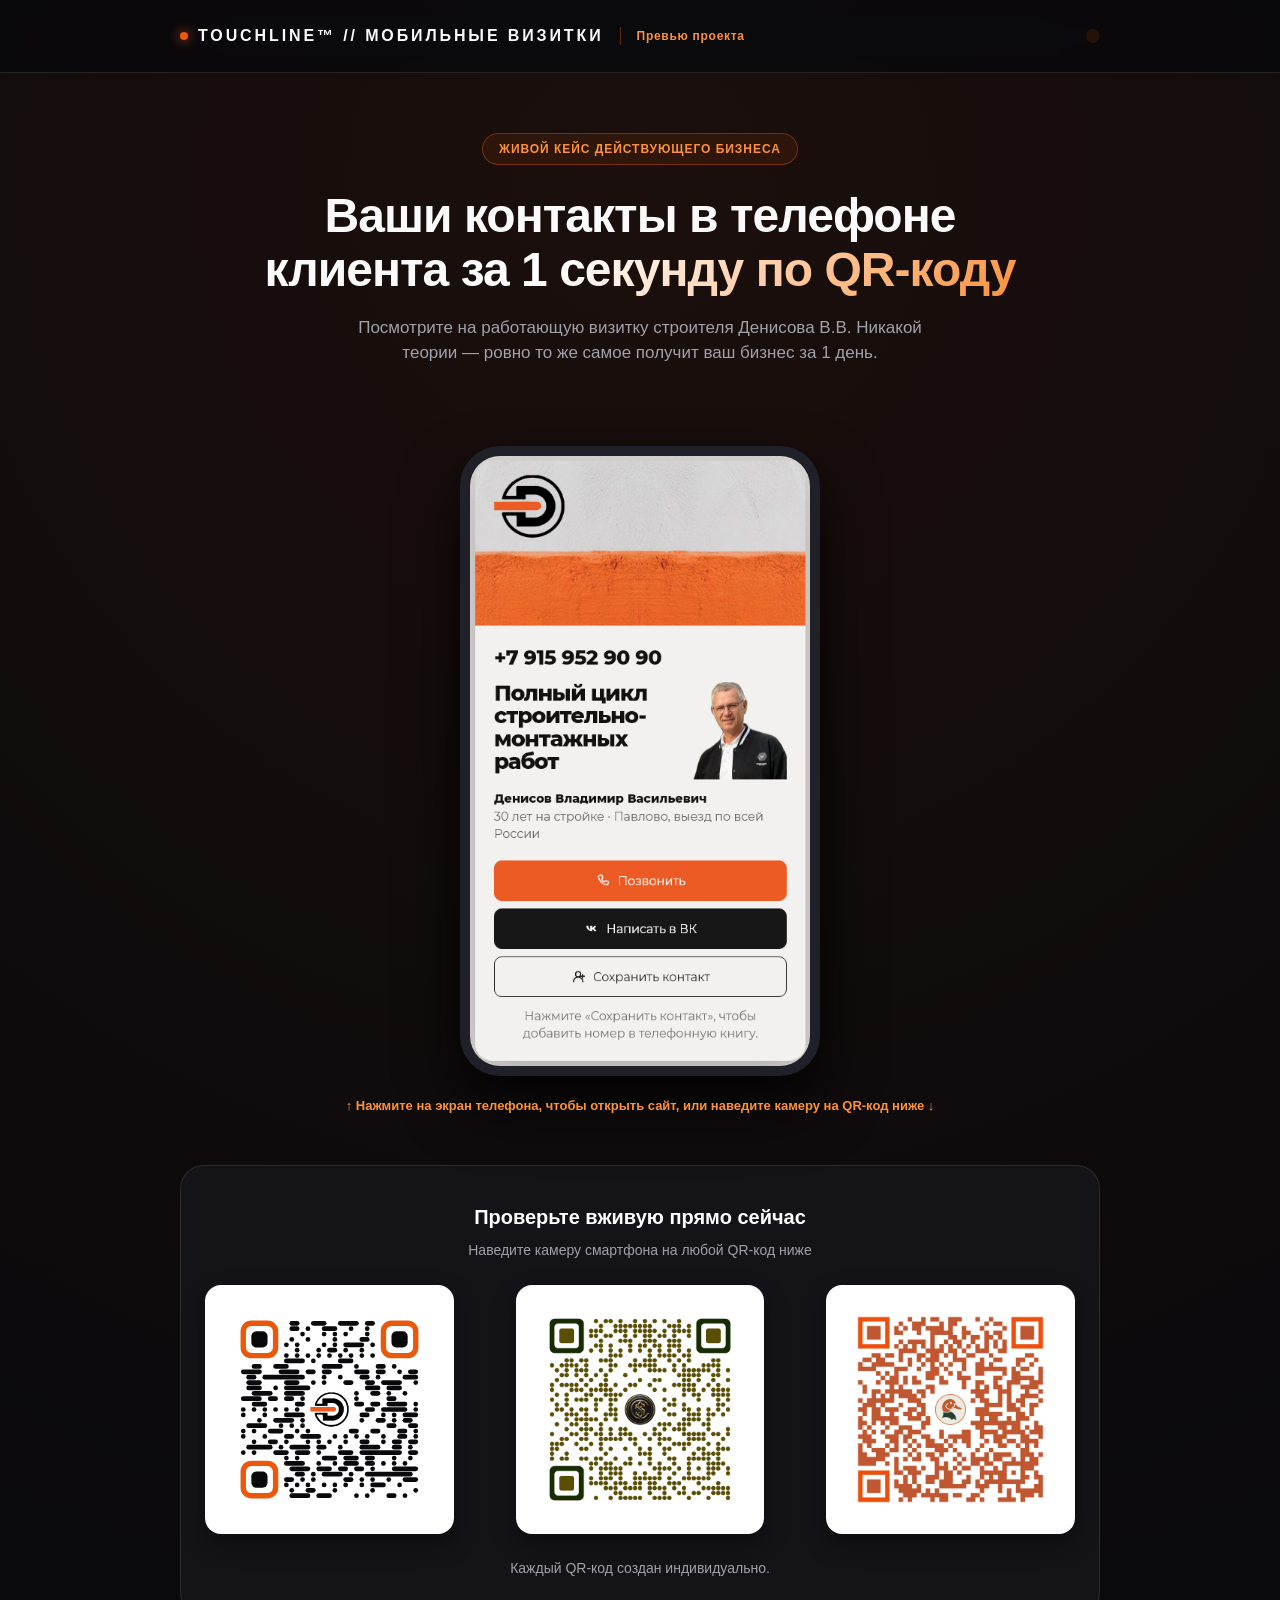
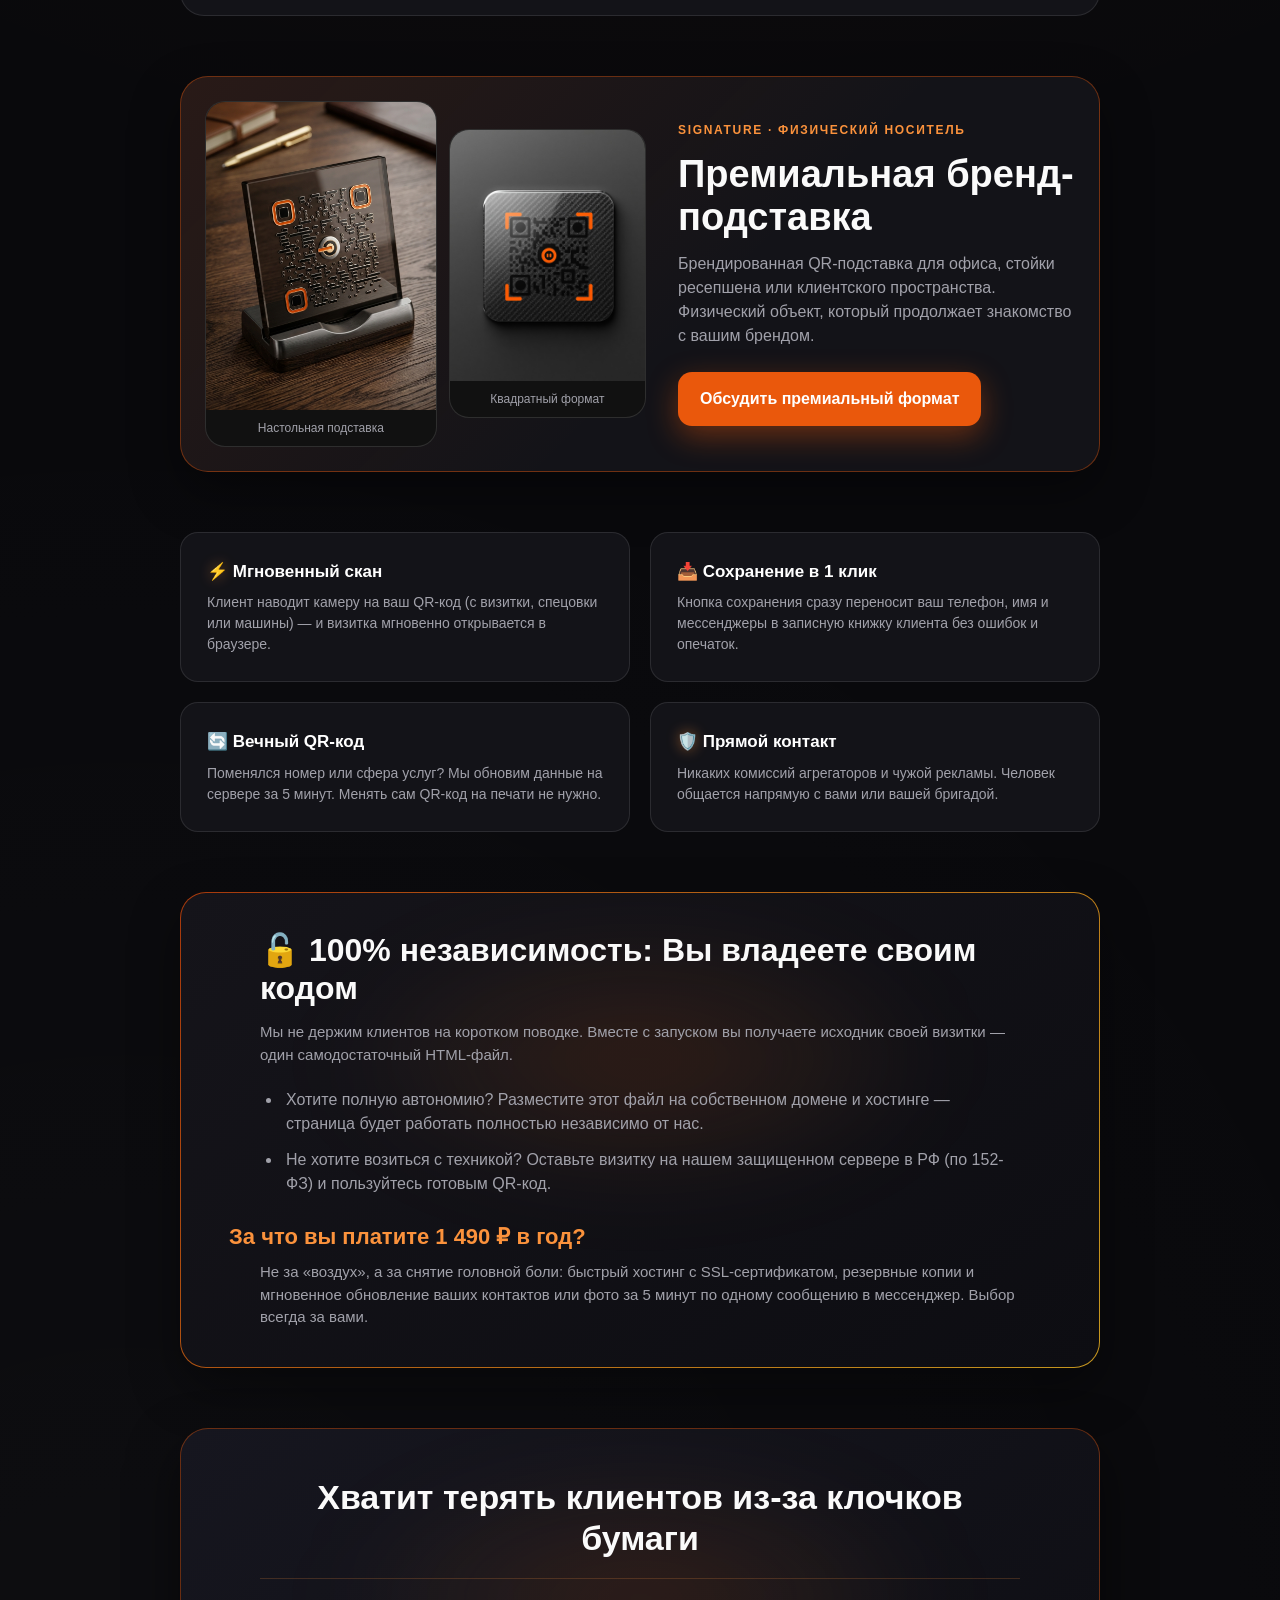
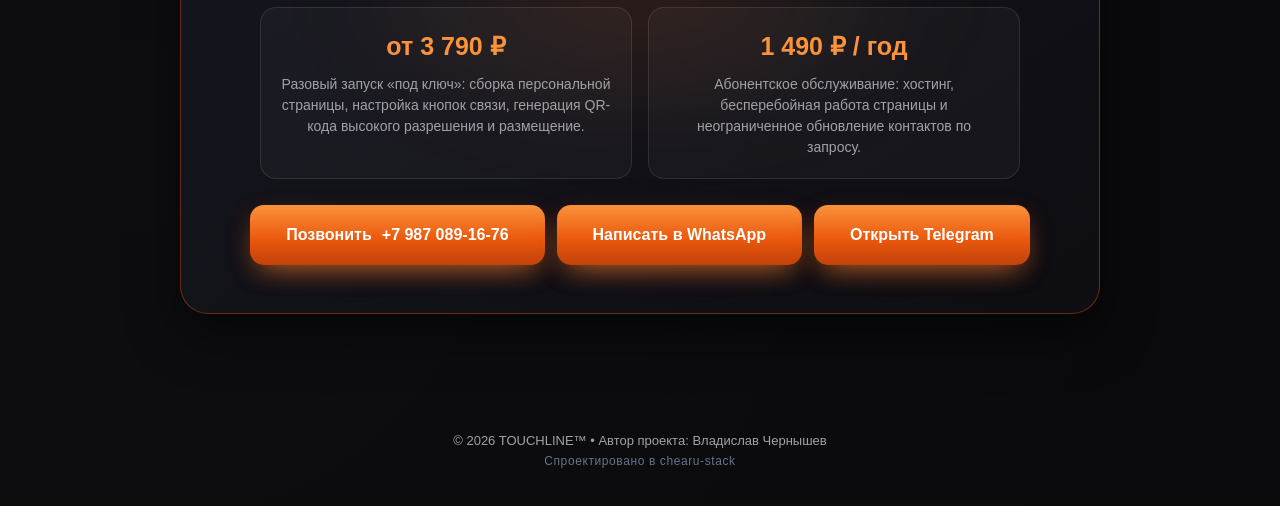
<file: index.html>
<!DOCTYPE html>
<html lang="ru">
<head>
  <meta charset="UTF-8" />
  <meta name="viewport" content="width=device-width, initial-scale=1.0" />
  <link rel="stylesheet" href="style.css" />
  <title>TOUCHLINE™ — Цифровая визитка для бизнеса</title>
  <meta name="description" content="Живой кейс: визитка строителя Денисова В.В. Ваши контакты в телефоне клиента за 1 секунду." />
  <meta name="author" content="Владислав Чернышев (Touchline Project)" />
  <meta property="og:type" content="website" />
  <meta property="og:title" content="Touchline — QR-визитка за 1 день" />
  <meta property="og:description" content="Живой кейс: визитка строителя Денисова В.В. Ваши контакты в телефоне клиента за 1 секунду." />
  <meta property="og:image" content="https://chearu-stack.github.io/touchline/preview.jpg" />
  <meta property="og:image:width" content="1200" />
  <meta property="og:image:height" content="630" />
  <meta property="og:image:alt" content="TOUCHLINE — QR-визитка за 1 день, пример визитки Денисова в смартфоне." />
  <meta property="og:url" content="https://chearu-stack.github.io/touchline/" />
  <meta property="og:site_name" content="TOUCHLINE" />
  <meta property="og:locale" content="ru_RU" />
  <!-- Фирменная искра -->
<link rel="icon" type="image/svg+xml" href="data:image/svg+xml,%3Csvg xmlns=%22http://www.w3.org/2000/svg%22 viewBox=%220 0 100 100%22%3E%3Cpath fill=%22%23ea580c%22 d=%22M50 3 60 37 94 50 60 60 50 97 40 60 6 50 40 37z%22/%3E%3Ccircle cx=%2250%22 cy=%2250%22 r=%228%22 fill=%22%23fff%22/%3E%3C/svg%3E">
  <script type="application/ld+json">
  {
    "@context": "https://schema.org",
    "@graph": [
      {
        "@type": "Organization",
        "@id": "https://chearu-stack.github.io/touchline/#organization",
        "name": "TOUCHLINE",
        "url": "https://chearu-stack.github.io/touchline/",
        "description": "Цифровые визитки для бизнеса с QR-кодом и NFC."
      },
      {
        "@type": "WebSite",
        "@id": "https://chearu-stack.github.io/touchline/#website",
        "name": "TOUCHLINE",
        "url": "https://chearu-stack.github.io/touchline/",
        "publisher": { "@id": "https://chearu-stack.github.io/touchline/#organization" },
        "inLanguage": "ru-RU"
      }
    ]
  }
  </script>
</head>
<body>

  <header>
    <div class="container header-row">
      <div class="header-brand">
        <a href="index.html" class="logo">
          <span class="logo-dot"></span>
          TOUCHLINE™ // МОБИЛЬНЫЕ ВИЗИТКИ
        </a>
        <span class="project-preview-label">Превью проекта</span>
      </div>
      <a class="stealth-link" href="system.html" aria-label="Системная страница" title="Системная страница"></a>
    </div>
  </header>

  <main class="container">
    
    <!-- ПРОМО ХЕДЕР -->
    <section class="promo-hero">
      <div class="pill">Живой кейс действующего бизнеса</div>
      <h1>Ваши контакты в телефоне клиента <span>за 1 секунду по QR-коду</span></h1>
      <p class="promo-sub">
        Посмотрите на работающую визитку строителя Денисова В.В. Никакой теории — ровно то же самое получит ваш бизнес за 1 день.
      </p>
    </section>

    <!-- ИНТЕРАКТИВНЫЙ МАКЕТ СО СКРИНШОТОМ (ОБЕРНУТ В ССЫЛКУ) -->
    <section class="mockup-section">
      <a href="https://stroypavlovo52.htmlkin.ru/" target="_blank" rel="noopener" class="phone-link-wrap">
        <div class="phone-frame">
          <div class="phone-screen">
            <img src="denisov-screen.png" alt="Визитка Денисова В.В.">
          </div>
        </div>
      </a>
    </section>

    <div class="phone-hint">
      ↑ Нажмите на экран телефона, чтобы открыть сайт, или наведите камеру на QR-код ниже ↓
    </div>

    <!-- БЛОК С QR-КОДОМ ДЕНИСОВА ДЛЯ ПОЛЕВОГО ТЕСТА -->
    <section class="qr-test-box">
      <h3>Проверьте вживую прямо сейчас</h3>
      <p>Наведите камеру смартфона на любой QR-код ниже</p>

      <div class="qr-codes">
        <div class="qr-img-wrap">
          <img src="qr_demo.svg" alt="Индивидуальный QR-код визитки Денисова">
        </div>
        <div class="qr-img-wrap">
          <img src="my_qr-code.png" alt="Индивидуальный QR-код визитки">
        </div>
        <div class="qr-img-wrap">
          <img src="farm_qr-code.png" alt="Индивидуальный QR-код фермы">
        </div>
      </div>
      <p class="qr-note">Каждый QR-код создан индивидуально.</p>
    </section>

    <!-- ПРЕМИАЛЬНЫЙ ФИЗИЧЕСКИЙ ФОРМАТ -->
    <section class="premium-offer" aria-labelledby="premium-offer-title">
      <div class="premium-offer__gallery">
        <figure class="premium-offer__visual">
          <img src="premium-stand.jpg" alt="Вертикальная брендированная QR-подставка TOUCHLINE" loading="lazy">
          <figcaption>Настольная подставка</figcaption>
        </figure>
        <figure class="premium-offer__visual premium-offer__visual--square">
          <img src="premium-square.jpg" alt="Квадратный формат брендированного QR-носителя TOUCHLINE" loading="lazy">
          <figcaption>Квадратный формат</figcaption>
        </figure>
      </div>
      <div class="premium-offer__content">
        <div class="premium-offer__eyebrow">SIGNATURE · ФИЗИЧЕСКИЙ НОСИТЕЛЬ</div>
        <h2 id="premium-offer-title">Премиальная бренд-подставка</h2>
        <p>Брендированная QR-подставка для офиса, стойки ресепшена или клиентского пространства. Физический объект, который продолжает знакомство с вашим брендом.</p>
        <a href="tel:+79870891676" class="btn-main">Обсудить премиальный формат</a>
      </div>
    </section>

    <!-- ПРЕИМУЩЕСТВА -->
    <div class="details-grid">
      <div class="detail-card">
        <h3><span class="detail-icon" aria-hidden="true">⚡</span> Мгновенный скан</h3>
        <p>Клиент наводит камеру на ваш QR-код (с визитки, спецовки или машины) — и визитка мгновенно открывается в браузере.</p>
      </div>
      <div class="detail-card">
        <h3>📥 Сохранение в 1 клик</h3>
        <p>Кнопка сохранения сразу переносит ваш телефон, имя и мессенджеры в записную книжку клиента без ошибок и опечаток.</p>
      </div>
      <div class="detail-card">
        <h3>🔄 Вечный QR-код</h3>
        <p>Поменялся номер или сфера услуг? Мы обновим данные на сервере за 5 минут. Менять сам QR-код на печати не нужно.</p>
      </div>
      <div class="detail-card">
        <h3><span class="detail-icon" aria-hidden="true">🛡️</span> Прямой контакт</h3>
        <p>Никаких комиссий агрегаторов и чужой рекламы. Человек общается напрямую с вами или вашей бригадой.</p>
      </div>
    </div>

    <section class="ownership-box" aria-labelledby="ownership-title">
      <h2 id="ownership-title">🔓 100% независимость: Вы владеете своим кодом</h2>
      <p class="ownership-intro">Мы не держим клиентов на коротком поводке. Вместе с запуском вы получаете исходник своей визитки — один самодостаточный HTML-файл.</p>
      <ul class="ownership-list">
        <li>Хотите полную автономию? Разместите этот файл на собственном домене и хостинге — страница будет работать полностью независимо от нас.</li>
        <li>Не хотите возиться с техникой? Оставьте визитку на нашем защищенном сервере в РФ (по 152-ФЗ) и пользуйтесь готовым QR-код.</li>
      </ul>
      <h3>За что вы платите 1 490 ₽ в год?</h3>
      <p class="ownership-outro">Не за «воздух», а за снятие головной боли: быстрый хостинг с SSL-сертификатом, резервные копии и мгновенное обновление ваших контактов или фото за 5 минут по одному сообщению в мессенджер. Выбор всегда за вами.</p>
    </section>

    <!-- БЛОК С ЦЕНОЙ -->
    <section class="price-box">
      <h2>Хватит терять клиентов из-за клочков бумаги</h2>
      <div class="price-options">
        <div class="price-option"><strong>от 3 790 ₽</strong><p>Разовый запуск «под ключ»: сборка персональной страницы, настройка кнопок связи, генерация QR-кода высокого разрешения и размещение.</p></div>
        <div class="price-option"><strong>1 490 ₽ / год</strong><p>Абонентское обслуживание: хостинг, бесперебойная работа страницы и неограниченное обновление контактов по запросу.</p></div>
      </div>
      <div class="order-links">
        <a href="tel:+79870891676" class="btn-main"><span>Позвонить</span><span>+7 987 089-16-76</span></a>
        <a href="https://wa.me/79870891676" target="_blank" rel="noopener" class="btn-main">Написать в WhatsApp</a>
        <a href="https://t.me/vlech" target="_blank" rel="noopener" class="btn-main">Открыть Telegram</a>
      </div>
    </section>

  </main>

  <footer>
    <div class="container">
      <div class="legal">© 2026 TOUCHLINE™ • Автор проекта: Владислав Чернышев</div>
      <div class="footer-stack">Спроектировано в chearu-stack</div>
    </div>
  </footer>

</body>
</html>
</file>
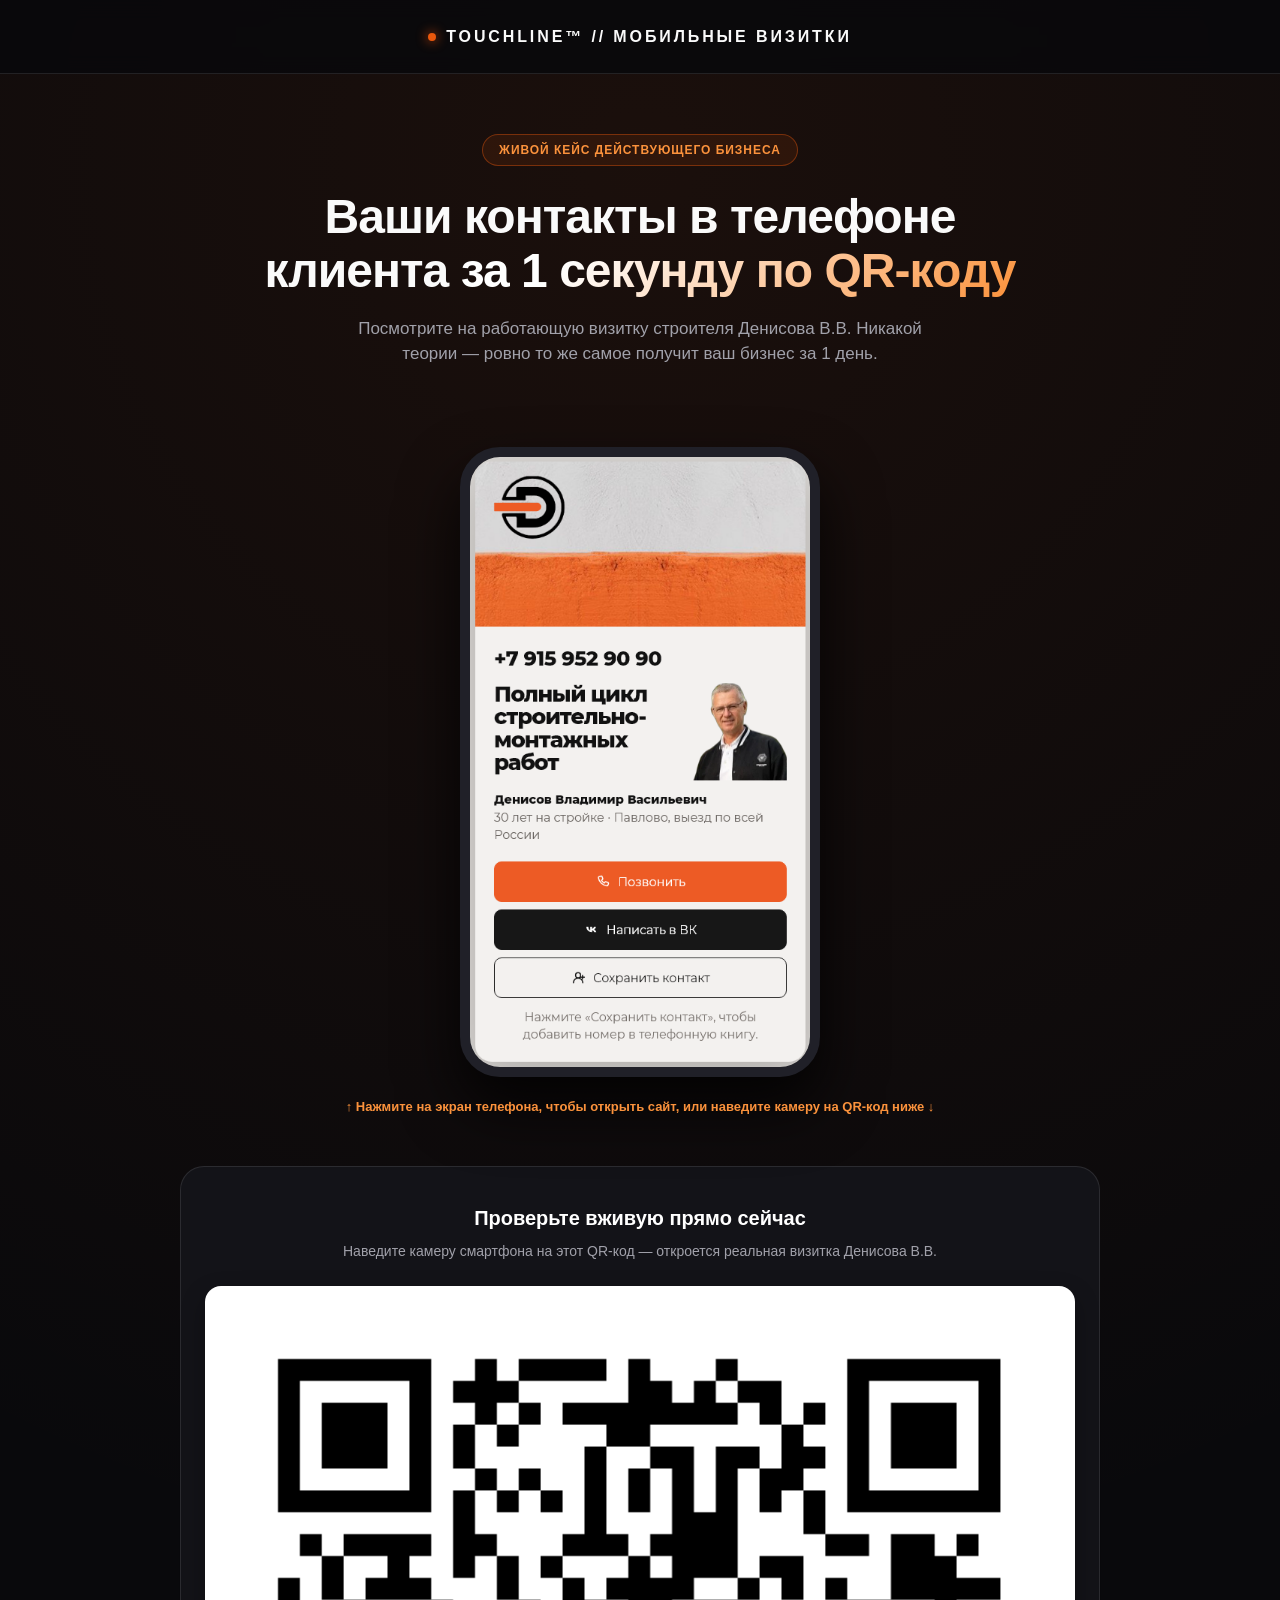
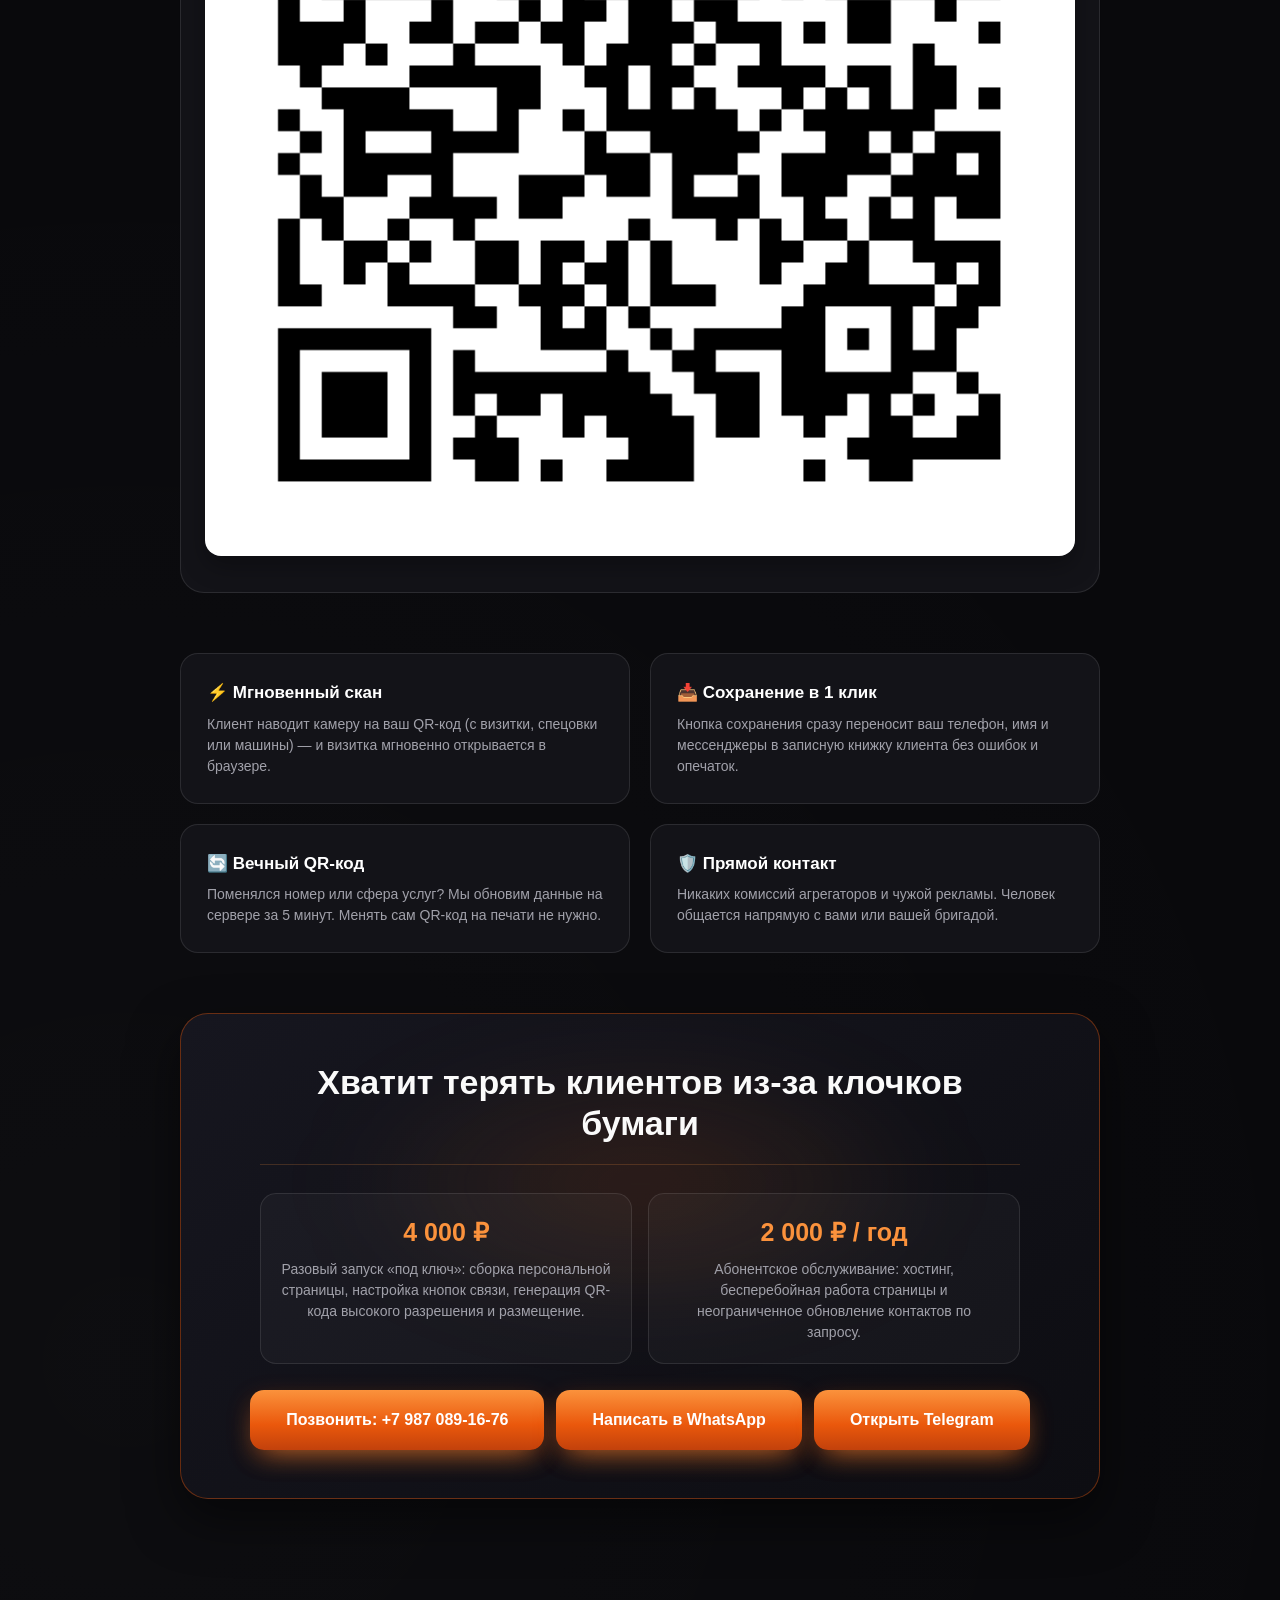
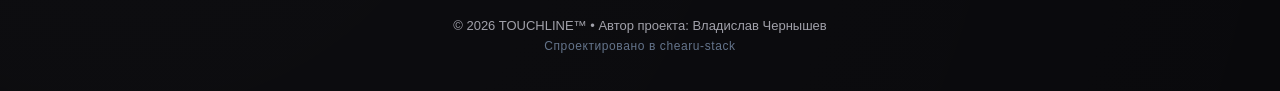
<file: promo.html>
<!DOCTYPE html>
<html lang="ru">
<head>
  <meta charset="UTF-8" />
  <meta name="viewport" content="width=device-width, initial-scale=1.0" />
  <link rel="stylesheet" href="style.css" />
  <title>TOUCHLINE™ — Мобильная визитка для бизнеса</title>
  <meta name="author" content="Владислав Чернышев (Touchline Project)" />
  <!-- Фавикон -->
  <link rel="icon" type="image/svg+xml" href="data:image/svg+xml,<svg xmlns=%22http://www.w3.org/2000/svg%22 viewBox=%220 0 100 100%22><circle cx=%2250%22 cy=%2250%22 r=%2240%22 fill=%22%23ea580c%22/></svg>">

</head>
<body>

  <header>
    <div class="container">
      <a href="index.html" class="logo">
        <span class="logo-dot"></span>
        TOUCHLINE™ // МОБИЛЬНЫЕ ВИЗИТКИ
      </a>
    </div>
  </header>

  <main class="container">

    <!-- ПРОМО ХЕДЕР -->
    <section class="promo-hero">
      <div class="pill">Живой кейс действующего бизнеса</div>
      <h1>Ваши контакты в телефоне клиента <span>за 1 секунду по QR-коду</span></h1>
      <p class="promo-sub">
        Посмотрите на работающую визитку строителя Денисова В.В. Никакой теории — ровно то же самое получит ваш бизнес за 1 день.
      </p>
    </section>

    <!-- ИНТЕРАКТИВНЫЙ МАКЕТ СО СКРИНШОТОМ (ОБЕРНУТ В ССЫЛКУ) -->
    <section class="mockup-section">
      <a href="https://stroypavlovo52.htmlkin.ru/" target="_blank" rel="noopener" class="phone-link-wrap">
        <div class="phone-frame">
          <div class="phone-screen">
            <img src="denisov-screen.png" alt="Визитка Денисова В.В.">
          </div>
        </div>
      </a>
    </section>

    <div class="phone-hint">
      ↑ Нажмите на экран телефона, чтобы открыть сайт, или наведите камеру на QR-код ниже ↓
    </div>

    <!-- БЛОК С QR-КОДОМ ДЕНИСОВА ДЛЯ ПОЛЕВОГО ТЕСТА -->
    <section class="qr-test-box">
      <h3>Проверьте вживую прямо сейчас</h3>
      <p>Наведите камеру смартфона на этот QR-код — откроется реальная визитка Денисова В.В.</p>

      <div class="qr-img-wrap">
        <img src="денисов.png" alt="QR на визитку Денисова">
      </div>
    </section>

    <!-- ПРЕИМУЩЕСТВА -->
    <div class="details-grid">
      <div class="detail-card">
        <h3>⚡ Мгновенный скан</h3>
        <p>Клиент наводит камеру на ваш QR-код (с визитки, спецовки или машины) — и визитка мгновенно открывается в браузере.</p>
      </div>
      <div class="detail-card">
        <h3>📥 Сохранение в 1 клик</h3>
        <p>Кнопка сохранения сразу переносит ваш телефон, имя и мессенджеры в записную книжку клиента без ошибок и опечаток.</p>
      </div>
      <div class="detail-card">
        <h3>🔄 Вечный QR-код</h3>
        <p>Поменялся номер или сфера услуг? Мы обновим данные на сервере за 5 минут. Менять сам QR-код на печати не нужно.</p>
      </div>
      <div class="detail-card">
        <h3>🛡️ Прямой контакт</h3>
        <p>Никаких комиссий агрегаторов и чужой рекламы. Человек общается напрямую с вами или вашей бригадой.</p>
      </div>
    </div>

    <!-- БЛОК С ЦЕНОЙ -->
    <section class="price-box">
      <h2>Хватит терять клиентов из-за клочков бумаги</h2>
      <div class="price-options">
        <div class="price-option"><strong>4 000 ₽</strong><p>Разовый запуск «под ключ»: сборка персональной страницы, настройка кнопок связи, генерация QR-кода высокого разрешения и размещение.</p></div>
        <div class="price-option"><strong>2 000 ₽ / год</strong><p>Абонентское обслуживание: хостинг, бесперебойная работа страницы и неограниченное обновление контактов по запросу.</p></div>
      </div>
      <div class="order-links">
        <a href="tel:+79870891676" class="btn-main">Позвонить: +7 987 089-16-76</a>
        <a href="https://wa.me/79870891676" target="_blank" rel="noopener" class="btn-main">Написать в WhatsApp</a>
        <a href="https://t.me/vlech" target="_blank" rel="noopener" class="btn-main">Открыть Telegram</a>
      </div>
    </section>

  </main>

  <footer>
    <div class="container">
      <div class="legal">© 2026 TOUCHLINE™ • Автор проекта: Владислав Чернышев</div>
      <div class="footer-stack">Спроектировано в chearu-stack</div>
    </div>
  </footer>

</body>
</html>
</file>
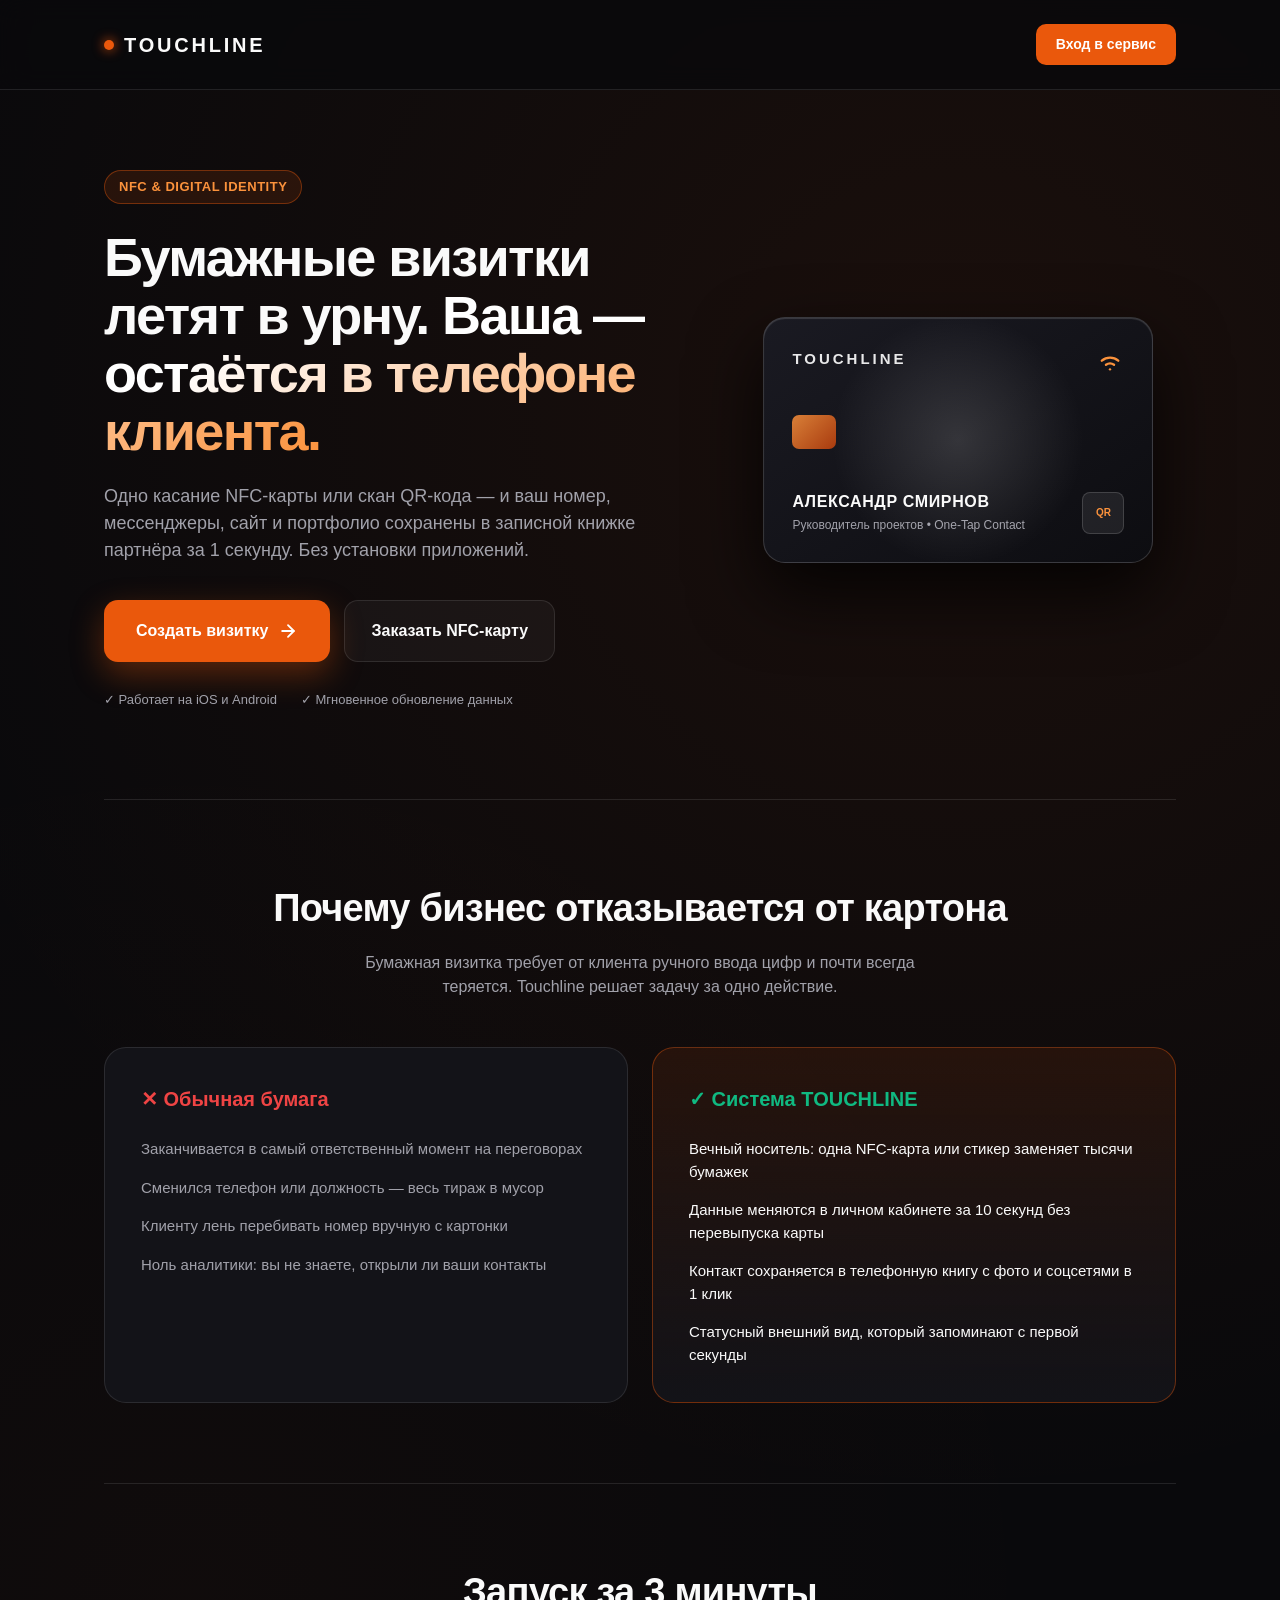
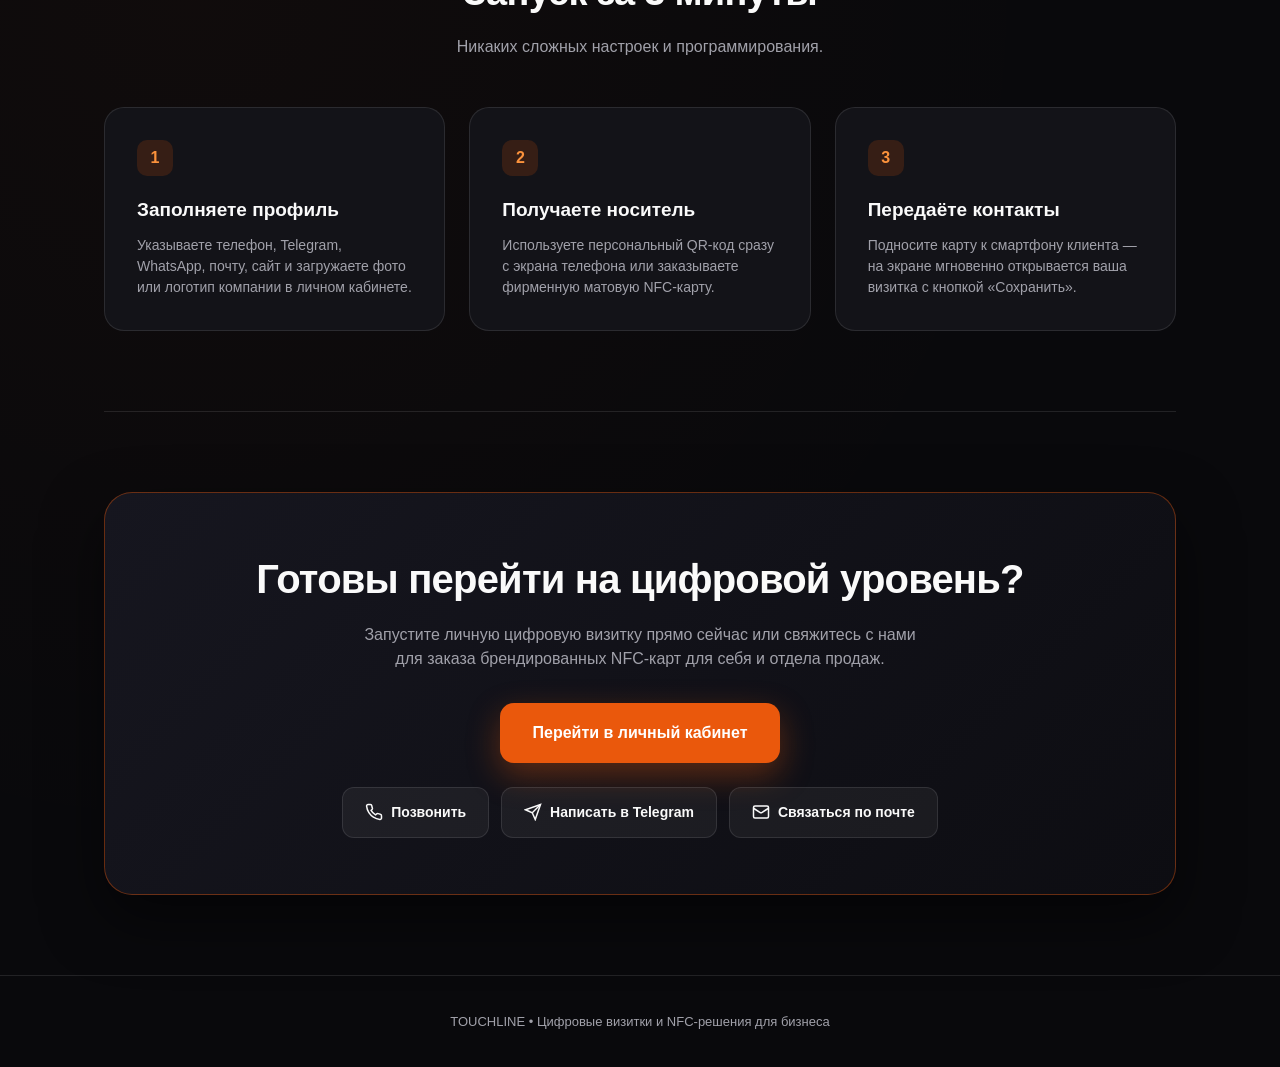
<file: system.html>
<!DOCTYPE html>
<html lang="ru">
<head>
  <meta charset="UTF-8" />
  <meta name="viewport" content="width=device-width, initial-scale=1.0" />
  <title>TOUCHLINE — Умные цифровые визитки и NFC-носители</title>
  <link rel="stylesheet" href="style.css" />
</head>
<body class="system-page">

  <!-- ШАПКА -->
  <header>
    <div class="container nav-wrap">
      <a href="#" class="logo">
        <span class="logo-dot"></span>
        TOUCHLINE
      </a>
      <div class="nav-actions">
        <!-- ССЫЛКА ВХОДА НА ВАШ СЕРВЕР -->
        <a href="https://ВАШ-СЕРВЕР.ru" class="btn-header">Вход в сервис</a>
      </div>
    </div>
  </header>

  <!-- ПЕРВЫЙ ЭКРАН: МАГНИТ -->
  <main class="container">
    <section class="hero">
      <div>
        <div class="pill">NFC &amp; DIGITAL IDENTITY</div>
        <h1>Бумажные визитки летят в урну. <span>Ваша — остаётся в телефоне клиента.</span></h1>
        <p class="hero-sub">
          Одно касание NFC-карты или скан QR-кода — и ваш номер, мессенджеры, сайт и портфолио сохранены в записной книжке партнёра за 1 секунду. Без установки приложений.
        </p>

        <div class="hero-cta-group">
          <!-- ВЕДЕТ НА ВАШ СЕРВЕР (РЕГИСТРАЦИЯ / СОЗДАНИЕ) -->
          <a href="https://ВАШ-СЕРВЕР.ru" class="btn-main">
            Создать визитку
            <svg width="20" height="20" viewBox="0 0 24 24" fill="none" stroke="currentColor" stroke-width="2.2" stroke-linecap="round" stroke-linejoin="round"><line x1="5" y1="12" x2="19" y2="12"/><polyline points="12 5 19 12 12 19"/></svg>
          </a>
          <a href="#contacts" class="btn-outline">Заказать NFC-карту</a>
        </div>

        <div class="hero-proof">
          <span>✓ Работает на iOS и Android</span>
          <span>✓ Мгновенное обновление данных</span>
        </div>
      </div>

      <!-- ИНТЕРАКТИВНАЯ 3D КАРТА -->
      <div class="card-stage">
        <div class="nfc-card" id="nfcCard">
          <div class="card-top">
            <span class="card-brand">TOUCHLINE</span>
            <svg class="nfc-waves" viewBox="0 0 24 24" fill="none" stroke="currentColor" stroke-width="2" stroke-linecap="round">
              <path d="M5 12.55a11 11 0 0 1 14.08 0"/>
              <path d="M8.53 16.11a6 6 0 0 1 6.95 0"/>
              <line x1="12" y1="20" x2="12.01" y2="20"/>
            </svg>
          </div>
          <div class="card-chip"></div>
          <div class="card-bottom">
            <div>
              <div class="card-owner">АЛЕКСАНДР СМИРНОВ</div>
              <div class="card-role">Руководитель проектов • One-Tap Contact</div>
            </div>
            <div class="card-qr-mini">QR</div>
          </div>
        </div>
      </div>
    </section>

    <!-- БЛОК КОНТРАСТА -->
    <section class="section">
      <h2 class="section-title">Почему бизнес отказывается от картона</h2>
      <p class="section-desc">Бумажная визитка требует от клиента ручного ввода цифр и почти всегда теряется. Touchline решает задачу за одно действие.</p>

      <div class="compare-grid">
        <div class="compare-card">
          <div class="compare-head compare-head-negative">✕ Обычная бумага</div>
          <ul class="compare-list">
            <li>Заканчивается в самый ответственный момент на переговорах</li>
            <li>Сменился телефон или должность — весь тираж в мусор</li>
            <li>Клиенту лень перебивать номер вручную с картонки</li>
            <li>Ноль аналитики: вы не знаете, открыли ли ваши контакты</li>
          </ul>
        </div>

        <div class="compare-card pro">
          <div class="compare-head compare-head-positive">✓ Система TOUCHLINE</div>
          <ul class="compare-list">
            <li>Вечный носитель: одна NFC-карта или стикер заменяет тысячи бумажек</li>
            <li>Данные меняются в личном кабинете за 10 секунд без перевыпуска карты</li>
            <li>Контакт сохраняется в телефонную книгу с фото и соцсетями в 1 клик</li>
            <li>Статусный внешний вид, который запоминают с первой секунды</li>
          </ul>
        </div>
      </div>
    </section>

    <!-- КАК ЭТО РАБОТАЕТ -->
    <section class="section">
      <h2 class="section-title">Запуск за 3 минуты</h2>
      <p class="section-desc">Никаких сложных настроек и программирования.</p>

      <div class="steps-grid">
        <div class="step-box">
          <div class="step-num">1</div>
          <h3>Заполняете профиль</h3>
          <p>Указываете телефон, Telegram, WhatsApp, почту, сайт и загружаете фото или логотип компании в личном кабинете.</p>
        </div>
        <div class="step-box">
          <div class="step-num">2</div>
          <h3>Получаете носитель</h3>
          <p>Используете персональный QR-код сразу с экрана телефона или заказываете фирменную матовую NFC-карту.</p>
        </div>
        <div class="step-box">
          <div class="step-num">3</div>
          <h3>Передаёте контакты</h3>
          <p>Подносите карту к смартфону клиента — на экране мгновенно открывается ваша визитка с кнопкой «Сохранить».</p>
        </div>
      </div>
    </section>

    <!-- ФИНАЛЬНЫЙ ПРИЗЫВ И ПРЯМЫЕ КОНТАКТЫ -->
    <section class="section" id="contacts">
      <div class="cta-panel">
        <h2>Готовы перейти на цифровой уровень?</h2>
        <p>Запустите личную цифровую визитку прямо сейчас или свяжитесь с нами для заказа брендированных NFC-карт для себя и отдела продаж.</p>

        <a href="https://ВАШ-СЕРВЕР.ru" class="btn-main">Перейти в личный кабинет</a>

        <div class="direct-bar">
          <!-- ПОЗВОНИТЬ -->
          <a href="tel:+79000000000" class="direct-btn">
            <svg width="18" height="18" viewBox="0 0 24 24" fill="none" stroke="currentColor" stroke-width="2"><path d="M22 16.92v3a2 2 0 0 1-2.18 2 19.79 19.79 0 0 1-8.63-3.07 19.5 19.5 0 0 1-6-6 19.79 19.79 0 0 1-3.07-8.67A2 2 0 0 1 4.11 2h3a2 2 0 0 1 2 1.72 12.84 12.84 0 0 0 .7 2.81 2 2 0 0 1-.45 2.11L8.09 9.91a16 16 0 0 0 6 6l1.27-1.27a2 2 0 0 1 2.11-.45 12.84 12.84 0 0 0 2.81.7A2 2 0 0 1 22 16.92z"/></svg>
            Позвонить
          </a>

          <!-- НАПИСАТЬ (TELEGRAM) -->
          <a href="https://t.me/ВАШ_НИК" target="_blank" rel="noopener" class="direct-btn">
            <svg width="18" height="18" viewBox="0 0 24 24" fill="none" stroke="currentColor" stroke-width="2"><line x1="22" y1="2" x2="11" y2="13"/><polygon points="22 2 15 22 11 13 2 9 22 2"/></svg>
            Написать в Telegram
          </a>

          <!-- СВЯЗАТЬСЯ (EMAIL) -->
          <a href="mailto:ea52@bk.ru?subject=TOUCHLINE%20—%20Запрос" class="direct-btn">
            <svg width="18" height="18" viewBox="0 0 24 24" fill="none" stroke="currentColor" stroke-width="2"><rect x="2" y="4" width="20" height="16" rx="2"/><path d="m22 7-8.97 5.7a1.94 1.94 0 0 1-2.06 0L2 7"/></svg>
            Связаться по почте
          </a>
        </div>
      </div>
    </section>
  </main>

  <footer>
    <div class="container">
      TOUCHLINE • Цифровые визитки и NFC-решения для бизнеса
    </div>
  </footer>

  <!-- СКРИПТ 3D НАКЛОНА КАРТЫ -->
  <script>
    const card = document.getElementById('nfcCard');
    card.addEventListener('mousemove', (e) => {
      const rect = card.getBoundingClientRect();
      const x = e.clientX - rect.left;
      const y = e.clientY - rect.top;
      const centerX = rect.width / 2;
      const centerY = rect.height / 2;
      const rotateX = ((y - centerY) / centerY) * -10;
      const rotateY = ((x - centerX) / centerX) * 10;

      card.style.setProperty('--mx', `${(x / rect.width) * 100}%`);
      card.style.setProperty('--my', `${(y / rect.height) * 100}%`);
      card.style.transform = `rotateX(${rotateX}deg) rotateY(${rotateY}deg)`;
    });

    card.addEventListener('mouseleave', () => {
      card.style.transform = 'rotateX(0deg) rotateY(0deg)';
    });
  </script>
</body>
</html>
</file>
<file: style.css>
:root {
      --bg: #09090c;
      --surface: #131318;
      --surface-card: #1a1a22;
      --surface-light: #18181d;
      --accent-glow: rgba(234, 88, 12, 0.35);
      --success: #10b981;
      --danger: #ef4444;
      --border: rgba(255, 255, 255, 0.1);
      --border-accent: rgba(234, 88, 12, 0.4);
      --text-main: #fafafa;
      --text-muted: #a1a1aa;
      --accent: #ea580c;
      --accent-hover: #c2410c;
    }

    * { box-sizing: border-box; margin: 0; padding: 0; }

    body {
      background-color: var(--bg);
      background-image: 
        radial-gradient(circle at 50% 5%, rgba(234, 88, 12, 0.08), transparent 45%),
        radial-gradient(circle at 10% 90%, rgba(255, 255, 255, 0.02), transparent 40%);
      color: var(--text-main);
      font-family: -apple-system, BlinkMacSystemFont, "Segoe UI", Roboto, Inter, sans-serif;
      line-height: 1.5;
      -webkit-font-smoothing: antialiased;
    }

    .container {
      width: 100%;
      max-width: 960px;
      margin: 0 auto;
      padding: 0 20px;
    }

    header {
      padding: 24px 0;
      text-align: center;
      border-bottom: 1px solid var(--border);
      background: rgba(9, 9, 12, 0.85);
      backdrop-filter: blur(10px);
      position: sticky;
      top: 0;
      z-index: 50;
    }

    .logo {
      font-size: 16px;
      font-weight: 800;
      letter-spacing: 0.18em;
      text-transform: uppercase;
      color: var(--text-main);
      text-decoration: none;
      display: inline-flex;
      align-items: center;
      gap: 8px;
    }

    .logo-dot {
      width: 8px;
      height: 8px;
      background: var(--accent);
      border-radius: 50%;
    }

    /* HERO */
    .promo-hero {
      padding: 60px 0 40px;
      text-align: center;
    }

    .pill {
      display: inline-flex;
      align-items: center;
      gap: 8px;
      padding: 6px 16px;
      border-radius: 999px;
      background: rgba(234, 88, 12, 0.1);
      border: 1px solid var(--border-accent);
      color: #fb923c;
      font-size: 12px;
      font-weight: 700;
      margin-bottom: 24px;
      text-transform: uppercase;
      letter-spacing: 0.08em;
    }

    h1 {
      font-size: clamp(30px, 4.8vw, 48px);
      font-weight: 800;
      line-height: 1.12;
      letter-spacing: -0.02em;
      margin-bottom: 18px;
      max-width: 780px;
      margin-left: auto;
      margin-right: auto;
    }

    h1 span {
      background: linear-gradient(135deg, #ffffff 20%, #fb923c 100%);
      -webkit-background-clip: text;
      -webkit-text-fill-color: transparent;
    }

    .promo-sub {
      font-size: 17px;
      color: var(--text-muted);
      max-width: 620px;
      margin: 0 auto 40px;
    }

    /* MOCKUP CONTAINER (КЛИКАБЕЛЬНЫЙ БЛОК) */
    .mockup-section {
      display: flex;
      justify-content: center;
      margin-bottom: 20px;
    }

    .phone-link-wrap {
      display: block;
      text-decoration: none;
      width: 100%;
      max-width: 360px;
      cursor: pointer;
    }

    .phone-frame {
      width: 100%;
      background: #0d0d11;
      border: 10px solid #202028;
      border-radius: 40px;
      overflow: hidden;
      box-shadow: 0 30px 60px rgba(0, 0, 0, 0.8), inset 0 1px 0 rgba(255,255,255,0.1);
      transition: transform 0.2s, border-color 0.2s;
    }

    .phone-link-wrap:hover .phone-frame {
      transform: scale(1.02);
      border-color: rgba(234, 88, 12, 0.6);
    }

    .phone-screen {
      background: #000;
      position: relative;
      overflow: hidden;
      display: flex;
    }

    .phone-screen img {
      width: 100%;
      height: auto;
      display: block;
    }

    .phone-hint {
      text-align: center;
      font-size: 13px;
      color: #fb923c;
      margin-bottom: 50px;
      font-weight: 600;
    }

    /* QR TEST BOX */
    .qr-test-box {
      text-align: center;
      margin-bottom: 60px;
      padding: 36px 24px;
      background: var(--surface);
      border: 1px solid var(--border);
      border-radius: 24px;
    }

    .qr-test-box h3 {
      font-size: 20px;
      margin-bottom: 8px;
      color: #fff;
    }

    .qr-test-box p {
      color: var(--text-muted);
      font-size: 14px;
      margin-bottom: 24px;
    }

    .qr-codes {
      display: flex;
      justify-content: space-between;
    }

    .qr-img-wrap {
      flex: 0 0 28.6%;
      padding: 14px;
      background: #fff;
      border-radius: 16px;
      box-shadow: 0 10px 25px rgba(0,0,0,0.3);
    }

    .qr-img-wrap img {
      display: block;
      width: 100%;
      aspect-ratio: 1;
      height: auto;
      object-fit: contain;
    }

    .qr-test-box .qr-note {
      margin: 24px 0 0;
    }

    /* Premium physical offer */
    .premium-offer {
      display: grid;
      grid-template-columns: minmax(0, 1fr) minmax(0, 0.9fr);
      align-items: center;
      gap: 32px;
      margin-bottom: 60px;
      padding: 24px;
      overflow: hidden;
      background: linear-gradient(135deg, rgba(234, 88, 12, 0.10), transparent 58%), var(--surface);
      border: 1px solid var(--border-accent);
      border-radius: 28px;
      box-shadow: 0 20px 50px rgba(0, 0, 0, 0.38);
    }

    .premium-offer__gallery {
      display: grid;
      grid-template-columns: minmax(0, 1.08fr) minmax(0, 0.92fr);
      align-items: center;
      gap: 12px;
    }

    .premium-offer__visual {
      overflow: hidden;
      border: 1px solid rgba(255, 255, 255, 0.12);
      border-radius: 20px;
      background: #111;
    }

    .premium-offer__visual img {
      display: block;
      width: 100%;
      height: auto;
    }

    .premium-offer__visual figcaption {
      padding: 9px 10px;
      color: var(--text-muted);
      font-size: 12px;
      text-align: center;
    }

    .premium-offer__eyebrow {
      margin-bottom: 14px;
      color: #fb923c;
      font-size: 12px;
      font-weight: 800;
      letter-spacing: 0.14em;
    }

    .premium-offer__content h2 {
      margin-bottom: 14px;
      font-size: clamp(26px, 3.2vw, 38px);
      line-height: 1.12;
    }

    .premium-offer__content p {
      margin-bottom: 24px;
      color: var(--text-muted);
      font-size: 16px;
    }

    .premium-offer__content .btn-main {
      min-height: 54px;
      padding: 15px 22px;
      text-align: center;
    }

    /* DETAILS GRID */
    .details-grid {
      display: grid;
      grid-template-columns: repeat(2, 1fr);
      gap: 20px;
      margin-bottom: 60px;
    }

    .detail-card {
      background: var(--surface);
      border: 1px solid var(--border);
      border-radius: 18px;
      padding: 26px;
    }

    .detail-card h3 {
      font-size: 17px;
      margin-bottom: 8px;
      color: #fff;
    }

    .detail-card p {
      font-size: 14px;
      color: var(--text-muted);
    }

    /* PRICING BLOCK */
    .price-box {
      background: linear-gradient(145deg, #16161f 0%, #0d0d12 100%);
      border: 1px solid var(--border-accent);
      border-radius: 28px;
      padding: 48px 24px;
      text-align: center;
      margin-bottom: 60px;
      box-shadow: 0 20px 50px rgba(0,0,0,0.5);
    }

    .price-tag {
      font-size: 42px;
      font-weight: 800;
      color: #fb923c;
      margin: 12px 0 16px;
      letter-spacing: -0.02em;
    }

    .price-desc {
      color: var(--text-muted);
      font-size: 16px;
      max-width: 520px;
      margin: 0 auto 30px;
    }

    .btn-main {
      display: inline-flex;
      align-items: center;
      justify-content: center;
      gap: 10px;
      padding: 18px 36px;
      background: var(--accent);
      color: #fff;
      font-size: 16px;
      font-weight: 700;
      border-radius: 14px;
      text-decoration: none;
      box-shadow: 0 10px 30px rgba(234, 88, 12, 0.4);
      transition: background 0.2s, transform 0.15s;
    }

    .btn-main:hover {
      background: var(--accent-hover);
      transform: translateY(-2px);
    }

    footer {
      padding: 56px 0 36px;
      text-align: center;
      color: var(--text-muted);
      font-size: 13px;
      display: flex;
      flex-direction: column;
      gap: 6px;
      align-items: center;
    }

    .footer-stack {
      font-size: 12px;
      color: #64748b;
      letter-spacing: 0.05em;
    }

    @media (max-width: 768px) {
      .details-grid {
        grid-template-columns: 1fr;
      }
    }

/* System page */
.system-main { padding-bottom: 64px; }
.system-hero { padding: 82px 0 68px; text-align: center; }
.system-hero h1 { max-width: 880px; margin: 0 auto 20px; }
.system-hero p { max-width: 720px; margin: 0 auto 30px; color: var(--text-muted); font-size: 18px; }
.system-hero .pill { margin-bottom: 22px; }
.system-hero .btn-main { min-height: 54px; }
.system-section { padding: 52px 0; border-top: 1px solid var(--border); }
.system-section h2 { text-align: center; font-size: clamp(25px, 3vw, 36px); margin-bottom: 12px; }
.system-section > p { max-width: 670px; text-align: center; margin: 0 auto 32px; color: var(--text-muted); }
.system-grid { display: grid; grid-template-columns: repeat(3, 1fr); gap: 18px; }
.system-card { padding: 26px; border: 1px solid var(--border); border-radius: 18px; background: var(--surface); }
.system-card h3 { margin-bottom: 10px; font-size: 18px; }
.system-card p, .system-card li { color: var(--text-muted); font-size: 14px; }
.system-card ul { padding-left: 18px; display: grid; gap: 9px; }
.system-actions { display: flex; flex-wrap: wrap; justify-content: center; gap: 12px; margin-top: 24px; }
.stealth-link { width: 14px; height: 14px; display: inline-block; border-radius: 50%; opacity: .12; background: var(--accent); text-decoration: none; }
.stealth-link:hover, .stealth-link:focus-visible { opacity: 1; box-shadow: 0 0 14px var(--accent); outline: none; }
.logo { gap: 10px; }
.logo-dot { box-shadow: 0 0 12px var(--accent); }
.price-options { display: grid; grid-template-columns: repeat(2, minmax(0, 1fr)); gap: 16px; max-width: 760px; margin: 0 auto 26px; }
.price-option { padding: 20px; border: 1px solid var(--border); border-radius: 16px; background: rgba(255,255,255,.03); }
.price-option strong { display: block; color: #fb923c; font-size: 25px; margin-bottom: 8px; }
.price-option p { color: var(--text-muted); font-size: 14px; margin: 0; }
.order-links { display: flex; flex-wrap: wrap; justify-content: center; gap: 12px; }
.contact-qr { display: flex; flex-direction: column; align-items: center; gap: 12px; margin-top: 28px; color: var(--text-muted); }
.contact-qr .qr-img-wrap { margin-top: 4px; }
.legal { line-height: 1.7; }
.header-row { display: flex; justify-content: space-between; align-items: center; }
.header-brand { display: flex; align-items: center; gap: 16px; }
.project-preview-label {
  padding-left: 16px;
  border-left: 1px solid var(--border-accent);
  color: #fb923c;
  font-size: 12px;
  font-weight: 600;
  letter-spacing: 0.06em;
  white-space: nowrap;
}
@media (max-width: 720px) {
  .system-hero { padding: 56px 0 44px; }
  .system-grid, .price-options { grid-template-columns: 1fr; }
  .details-grid { grid-template-columns: 1fr; }
  .premium-offer { grid-template-columns: 1fr; gap: 22px; padding: 16px; border-radius: 22px; }
  .premium-offer__gallery { grid-template-columns: 1fr; max-width: 440px; margin: 0 auto; }
  .premium-offer__visual--square { width: min(100%, 320px); justify-self: center; }
  .premium-offer__content { padding: 0 4px 4px; text-align: center; }
  .btn-main { min-height: 52px; }
}

@media (max-width: 480px) {
  body:not(.system-page) .header-row { position: relative; justify-content: center; gap: 8px; }
  body:not(.system-page) .header-brand { flex-direction: column; gap: 6px; }
  body:not(.system-page) .logo {
    gap: 6px;
    font-size: 12px;
    letter-spacing: 0.08em;
    white-space: nowrap;
  }
  body:not(.system-page) .project-preview-label {
    padding: 0;
    border: 0;
    font-size: 11px;
    letter-spacing: 0.1em;
    text-transform: uppercase;
  }
  body:not(.system-page) .logo-dot { flex: 0 0 7px; width: 7px; height: 7px; }
  body:not(.system-page) .stealth-link { position: absolute; right: 0; flex: 0 0 14px; }
  body:not(.system-page) .order-links { flex-direction: column; align-items: center; gap: 10px; }
  body:not(.system-page) .order-links .btn-main {
    width: 100%;
    max-width: 320px;
    min-height: 52px;
    padding: 14px 16px;
    font-size: 15px;
    white-space: nowrap;
  }
  body:not(.system-page) .order-links .btn-main:first-child { flex-direction: column; gap: 0; line-height: 1.25; }
}


/* Original system layout, scoped so shared pages keep their own structure. */



    * {
      box-sizing: border-box;
      margin: 0;
      padding: 0;
    }

    html {
      scroll-behavior: smooth;
    }

    body.system-page {
      background-color: var(--bg);
      background-image:
        radial-gradient(circle at 75% 15%, rgba(234, 88, 12, 0.08), transparent 45%),
        radial-gradient(circle at 15% 60%, rgba(234, 88, 12, 0.03), transparent 45%);
      color: var(--text-main);
      font-family: -apple-system, BlinkMacSystemFont, "Segoe UI", Roboto, Inter, sans-serif;
      line-height: 1.5;
      -webkit-font-smoothing: antialiased;
      overflow-x: hidden;
    }

    body.system-page .container {
      width: 100%;
      max-width: 1120px;
      margin: 0 auto;
      padding: 0 24px;
    }

    /* HEADER */
    body.system-page header {
      padding: 24px 0;
      border-bottom: 1px solid var(--border);
      backdrop-filter: blur(12px);
      position: sticky;
      top: 0;
      z-index: 50;
      background: rgba(9, 9, 12, 0.8);
    }

    body.system-page .nav-wrap {
      display: flex;
      align-items: center;
      justify-content: space-between;
    }

    body.system-page .logo {
      font-size: 20px;
      font-weight: 800;
      letter-spacing: 0.14em;
      text-transform: uppercase;
      color: var(--text-main);
      display: flex;
      align-items: center;
      gap: 10px;
      text-decoration: none;
    }

    body.system-page .logo-dot {
      width: 10px;
      height: 10px;
      border-radius: 50%;
      background: var(--accent);
      box-shadow: 0 0 12px var(--accent);
    }

    body.system-page .nav-actions {
      display: flex;
      align-items: center;
      gap: 12px;
    }

    body.system-page .btn-header {
      padding: 10px 20px;
      background: var(--accent);
      color: #fff;
      text-decoration: none;
      font-size: 14px;
      font-weight: 600;
      border-radius: 10px;
      transition: background 0.2s, transform 0.15s;
    }

    body.system-page .btn-header:hover {
      background: var(--accent-hover);
    }

    /* HERO SECTION */
    body.system-page .hero {
      padding: 80px 0 90px;
      display: grid;
      grid-template-columns: 1.15fr 0.85fr;
      gap: 48px;
      align-items: center;
    }

    body.system-page .pill {
      display: inline-flex;
      align-items: center;
      gap: 8px;
      padding: 6px 14px;
      border-radius: 999px;
      background: rgba(234, 88, 12, 0.12);
      border: 1px solid var(--border-accent);
      color: #fb923c;
      font-size: 13px;
      font-weight: 600;
      letter-spacing: 0.04em;
      margin-bottom: 24px;
    }

    body.system-page h1 {
      font-size: clamp(34px, 4.8vw, 54px);
      font-weight: 800;
      line-height: 1.08;
      letter-spacing: -0.03em;
      margin-bottom: 22px;
    }

    body.system-page h1 span {
      background: linear-gradient(135deg, #ffffff 30%, #fb923c 100%);
      -webkit-background-clip: text;
      -webkit-text-fill-color: transparent;
    }

    body.system-page .hero-sub {
      font-size: 18px;
      color: var(--text-muted);
      max-width: 540px;
      margin-bottom: 36px;
    }

    body.system-page .hero-cta-group {
      display: flex;
      flex-wrap: wrap;
      gap: 14px;
      margin-bottom: 28px;
    }

    body.system-page .btn-main {
      display: inline-flex;
      align-items: center;
      justify-content: center;
      gap: 10px;
      padding: 18px 32px;
      background: var(--accent);
      color: #fff;
      font-size: 16px;
      font-weight: 700;
      border-radius: 14px;
      text-decoration: none;
      box-shadow: 0 12px 32px var(--accent-glow);
      transition: transform 0.15s, background 0.2s, box-shadow 0.2s;
    }

    body.system-page .btn-main:hover {
      background: var(--accent-hover);
      transform: translateY(-2px);
      box-shadow: 0 16px 40px rgba(234, 88, 12, 0.5);
    }

    body.system-page .btn-outline {
      display: inline-flex;
      align-items: center;
      justify-content: center;
      gap: 8px;
      padding: 18px 26px;
      background: rgba(255, 255, 255, 0.04);
      border: 1px solid var(--border);
      color: var(--text-main);
      font-size: 16px;
      font-weight: 600;
      border-radius: 14px;
      text-decoration: none;
      transition: background 0.2s, border-color 0.2s;
    }

    body.system-page .btn-outline:hover {
      background: rgba(255, 255, 255, 0.08);
      border-color: rgba(255, 255, 255, 0.25);
    }

    body.system-page .hero-proof {
      display: flex;
      gap: 24px;
      font-size: 13px;
      color: var(--text-muted);
    }

    body.system-page .hero-proof span {
      display: flex;
      align-items: center;
      gap: 6px;
    }

    /* 3D INTERACTIVE NFC CARD */
    body.system-page .card-stage {
      perspective: 1100px;
      display: flex;
      justify-content: center;
      align-items: center;
    }

    body.system-page .nfc-card {
      width: 100%;
      max-width: 390px;
      aspect-ratio: 1.586 / 1;
      border-radius: 22px;
      background: linear-gradient(145deg, #1a1a22 0%, #0d0d11 100%);
      border: 1px solid rgba(255, 255, 255, 0.16);
      box-shadow:
        0 30px 70px rgba(0, 0, 0, 0.8),
        inset 0 1px 1px rgba(255, 255, 255, 0.15);
      padding: 28px;
      display: flex;
      flex-direction: column;
      justify-content: space-between;
      position: relative;
      overflow: hidden;
      transform-style: preserve-3d;
      transition: transform 0.15s ease-out;
      cursor: pointer;
    }

    body.system-page .nfc-card::before {
      content: "";
      position: absolute;
      inset: 0;
      background: radial-gradient(circle at var(--mx, 50%) var(--my, 50%), rgba(255, 255, 255, 0.14), transparent 55%);
      pointer-events: none;
    }

    body.system-page .card-top {
      display: flex;
      justify-content: space-between;
      align-items: center;
    }

    body.system-page .card-brand {
      font-size: 15px;
      font-weight: 800;
      letter-spacing: 0.2em;
      color: rgba(255, 255, 255, 0.9);
    }

    body.system-page .nfc-waves {
      width: 28px;
      height: 28px;
      color: #fb923c;
    }

    body.system-page .card-chip {
      width: 44px;
      height: 34px;
      border-radius: 7px;
      background: linear-gradient(135deg, #fb923c 0%, #c2410c 100%);
      opacity: 0.85;
      margin: 12px 0;
    }

    body.system-page .card-bottom {
      display: flex;
      justify-content: space-between;
      align-items: flex-end;
    }

    body.system-page .card-owner {
      font-size: 16px;
      font-weight: 700;
      letter-spacing: 0.04em;
    }

    body.system-page .card-role {
      font-size: 12px;
      color: var(--text-muted);
      margin-top: 2px;
    }

    body.system-page .card-qr-mini {
      width: 42px;
      height: 42px;
      border-radius: 8px;
      background: rgba(255, 255, 255, 0.08);
      border: 1px solid rgba(255, 255, 255, 0.15);
      display: flex;
      align-items: center;
      justify-content: center;
      font-size: 10px;
      font-weight: 700;
      color: #fb923c;
    }

    /* CONTRAST SECTION (BYLO / STALO) */
    body.system-page .section {
      padding: 80px 0;
      border-top: 1px solid var(--border);
    }

    body.system-page .section-title {
      font-size: clamp(26px, 3.5vw, 38px);
      font-weight: 800;
      letter-spacing: -0.02em;
      text-align: center;
      margin-bottom: 14px;
    }

    body.system-page .section-desc {
      text-align: center;
      color: var(--text-muted);
      max-width: 600px;
      margin: 0 auto 48px;
      font-size: 16px;
    }

    body.system-page .compare-grid {
      display: grid;
      grid-template-columns: 1fr 1fr;
      gap: 24px;
    }

    body.system-page .compare-card {
      background: var(--surface);
      border: 1px solid var(--border);
      border-radius: 22px;
      padding: 36px;
    }

    body.system-page .compare-card.pro {
      background: linear-gradient(180deg, rgba(234, 88, 12, 0.1) 0%, var(--surface) 100%);
      border-color: var(--border-accent);
    }

    body.system-page .compare-head {
      font-size: 20px;
      font-weight: 700;
      margin-bottom: 24px;
      display: flex;
      align-items: center;
      gap: 10px;
    }

    body.system-page .compare-list {
      list-style: none;
      display: flex;
      flex-direction: column;
      gap: 16px;
    }

    body.system-page .compare-list li {
      display: flex;
      align-items: flex-start;
      gap: 12px;
      font-size: 15px;
      color: var(--text-muted);
    }

    body.system-page .compare-card.pro .compare-list li {
      color: var(--text-main);
    }

    /* 3 STEPS */
    body.system-page .steps-grid {
      display: grid;
      grid-template-columns: repeat(3, 1fr);
      gap: 24px;
    }

    body.system-page .step-box {
      background: var(--surface);
      border: 1px solid var(--border);
      border-radius: 20px;
      padding: 32px;
    }

    body.system-page .step-num {
      display: inline-flex;
      align-items: center;
      justify-content: center;
      width: 36px;
      height: 36px;
      border-radius: 10px;
      background: rgba(234, 88, 12, 0.16);
      color: #fb923c;
      font-weight: 800;
      margin-bottom: 20px;
    }

    body.system-page .step-box h3 {
      font-size: 19px;
      margin-bottom: 10px;
    }

    body.system-page .step-box p {
      font-size: 14px;
      color: var(--text-muted);
    }

    /* FINAL CTA & DIRECT CONTACTS */
    body.system-page .cta-panel {
      background: linear-gradient(135deg, #16161f 0%, #0d0d12 100%);
      border: 1px solid var(--border-accent);
      border-radius: 28px;
      padding: 56px 32px;
      text-align: center;
      box-shadow: 0 24px 60px rgba(0, 0, 0, 0.5);
    }

    body.system-page .cta-panel h2 {
      font-size: clamp(26px, 3.6vw, 40px);
      font-weight: 800;
      margin-bottom: 14px;
      letter-spacing: -0.02em;
    }

    body.system-page .cta-panel p {
      color: var(--text-muted);
      max-width: 560px;
      margin: 0 auto 32px;
      font-size: 16px;
    }

    body.system-page .direct-bar {
      display: flex;
      flex-wrap: wrap;
      justify-content: center;
      gap: 12px;
      margin-top: 24px;
    }

    body.system-page .direct-btn {
      display: inline-flex;
      align-items: center;
      gap: 8px;
      padding: 14px 22px;
      background: rgba(255, 255, 255, 0.05);
      border: 1px solid var(--border);
      border-radius: 12px;
      color: var(--text-main);
      text-decoration: none;
      font-size: 14px;
      font-weight: 600;
      transition: background 0.2s, border-color 0.2s;
    }

    body.system-page .direct-btn:hover {
      background: rgba(255, 255, 255, 0.1);
      border-color: rgba(255, 255, 255, 0.3);
    }

    body.system-page footer {
      padding: 36px 0;
      text-align: center;
      color: var(--text-muted);
      font-size: 13px;
      border-top: 1px solid var(--border);
    }

   @media (max-width: 860px) {
      body.system-page .hero {
        grid-template-columns: 1fr;
        padding: 48px 0 60px;
        text-align: center;
      }
      body.system-page .hero-sub {
        margin-left: auto;
        margin-right: auto;
      }
      body.system-page .hero-cta-group, body.system-page .hero-proof {
        justify-content: center;
      }
      body.system-page .compare-grid, body.system-page .steps-grid {
        grid-template-columns: 1fr;
      }
    }

body.system-page .compare-head-negative { color: var(--danger); }
body.system-page .compare-head-positive { color: var(--success); }
/* TOUCHLINE landing: ownership highlight and warm interaction accents */
body:not(.system-page) .ownership-box,
body:not(.system-page) .price-box {
  position: relative;
  isolation: isolate;
  overflow: hidden;
}

body:not(.system-page) .ownership-box {
  margin: 0 0 60px;
  padding: 38px clamp(20px, 5vw, 48px);
  border: 1px solid transparent;
  border-radius: 26px;
  background:
    linear-gradient(145deg, #15141a 0%, #0d0d12 100%) padding-box,
    linear-gradient(125deg, rgba(194, 65, 12, 0.85), rgba(251, 191, 36, 0.78)) border-box;
  box-shadow: 0 20px 50px rgba(0, 0, 0, 0.38);
}

body:not(.system-page) .ownership-box::before,
body:not(.system-page) .price-box::before {
  content: "";
  position: absolute;
  z-index: 0;
  width: min(76vw, 620px);
  height: 260px;
  left: 50%;
  top: 35%;
  transform: translate(-50%, -50%);
  border-radius: 50%;
  background: radial-gradient(ellipse, rgba(234, 88, 12, 0.16) 0%, rgba(251, 146, 60, 0.07) 38%, transparent 72%);
  filter: blur(48px);
  pointer-events: none;
}

body:not(.system-page) .ownership-box > *,
body:not(.system-page) .price-box > * {
  position: relative;
  z-index: 1;
}

body:not(.system-page) .ownership-box h2 {
  margin: 0 auto 14px;
  max-width: 760px;
  font-size: clamp(23px, 3.5vw, 32px);
  line-height: 1.2;
}

body:not(.system-page) .price-box h2 {
  max-width: 760px;
  margin: 0 auto 28px;
  padding-bottom: 20px;
  border-bottom: 1px solid rgba(251, 146, 60, 0.2);
  font-size: clamp(24px, 3.5vw, 34px);
  line-height: 1.2;
}

body:not(.system-page) .ownership-intro,
body:not(.system-page) .ownership-outro {
  max-width: 760px;
  margin: 0 auto;
  color: var(--text-muted);
  font-size: 15px;
}

body:not(.system-page) .ownership-list {
  display: grid;
  gap: 12px;
  max-width: 760px;
  margin: 22px auto 24px;
  padding-left: 22px;
  color: var(--text-muted);
  text-align: left;
}

body:not(.system-page) .ownership-list li {
  padding-left: 4px;
  overflow-wrap: anywhere;
}

body:not(.system-page) .ownership-box h3 {
  margin: 0 auto 8px;
  color: #fb923c;
  font-size: clamp(18px, 2.5vw, 22px);
}

body:not(.system-page) .detail-icon {
  color: #fb923c;
  filter: drop-shadow(0 0 7px rgba(251, 146, 60, 0.48));
}

body:not(.system-page) .order-links .btn-main {
  background: linear-gradient(180deg, #fb923c 0%, #ea580c 58%, #c2410c 100%);
  box-shadow: 0 8px 24px rgba(234, 88, 12, 0.24), 0 13px 28px -14px rgba(251, 146, 60, 0.72);
}

body:not(.system-page) .order-links .btn-main:hover {
  background: linear-gradient(180deg, #fdba74 0%, #f97316 55%, #c2410c 100%);
  box-shadow: 0 10px 28px rgba(234, 88, 12, 0.34), 0 16px 32px -13px rgba(251, 146, 60, 0.82);
}

@media (max-width: 480px) {
  body:not(.system-page) .qr-codes {
    flex-direction: column;
    align-items: center;
    gap: 20px;
  }

  body:not(.system-page) .qr-img-wrap {
    width: 90%;
    flex-basis: auto;
  }

  body:not(.system-page) .ownership-box {
    margin-bottom: 42px;
    padding: 28px 18px;
    border-radius: 22px;
  }

  body:not(.system-page) .ownership-list {
    padding-left: 20px;
    font-size: 14px;
  }
}
</file>
